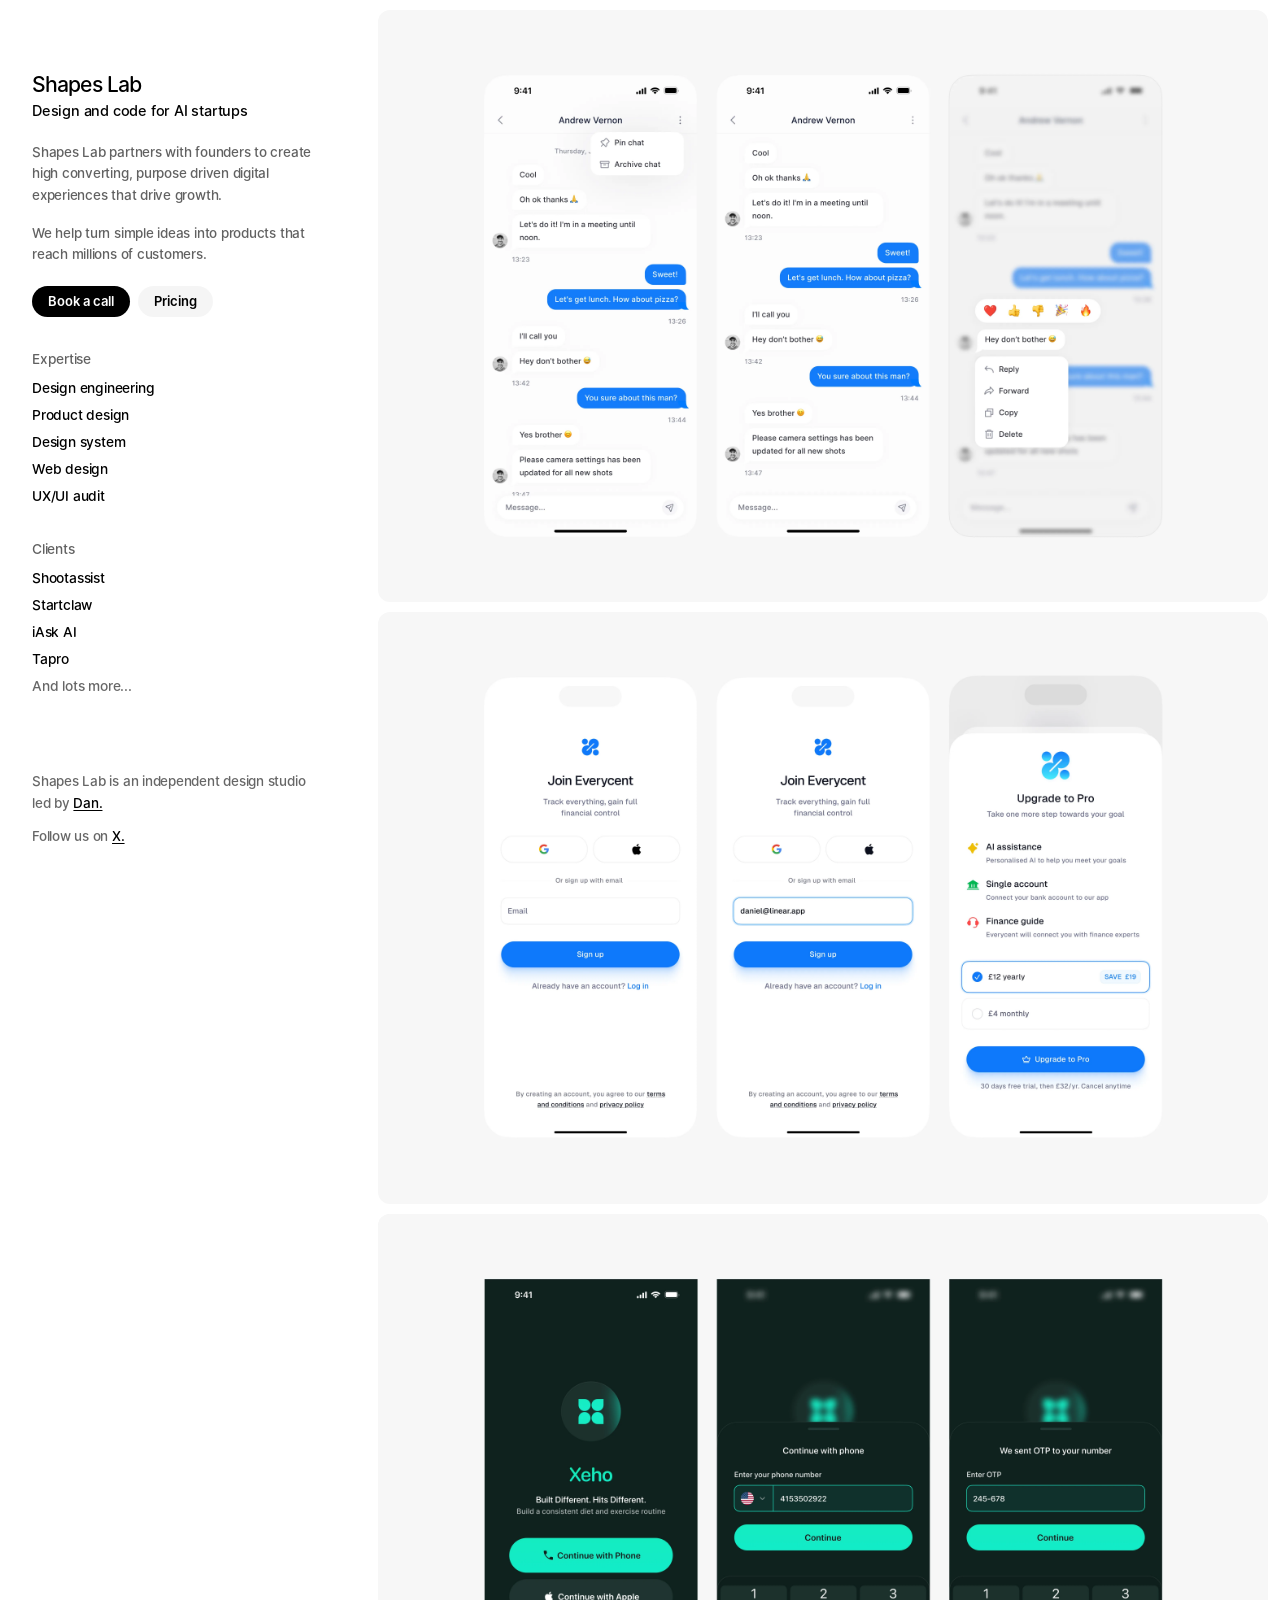
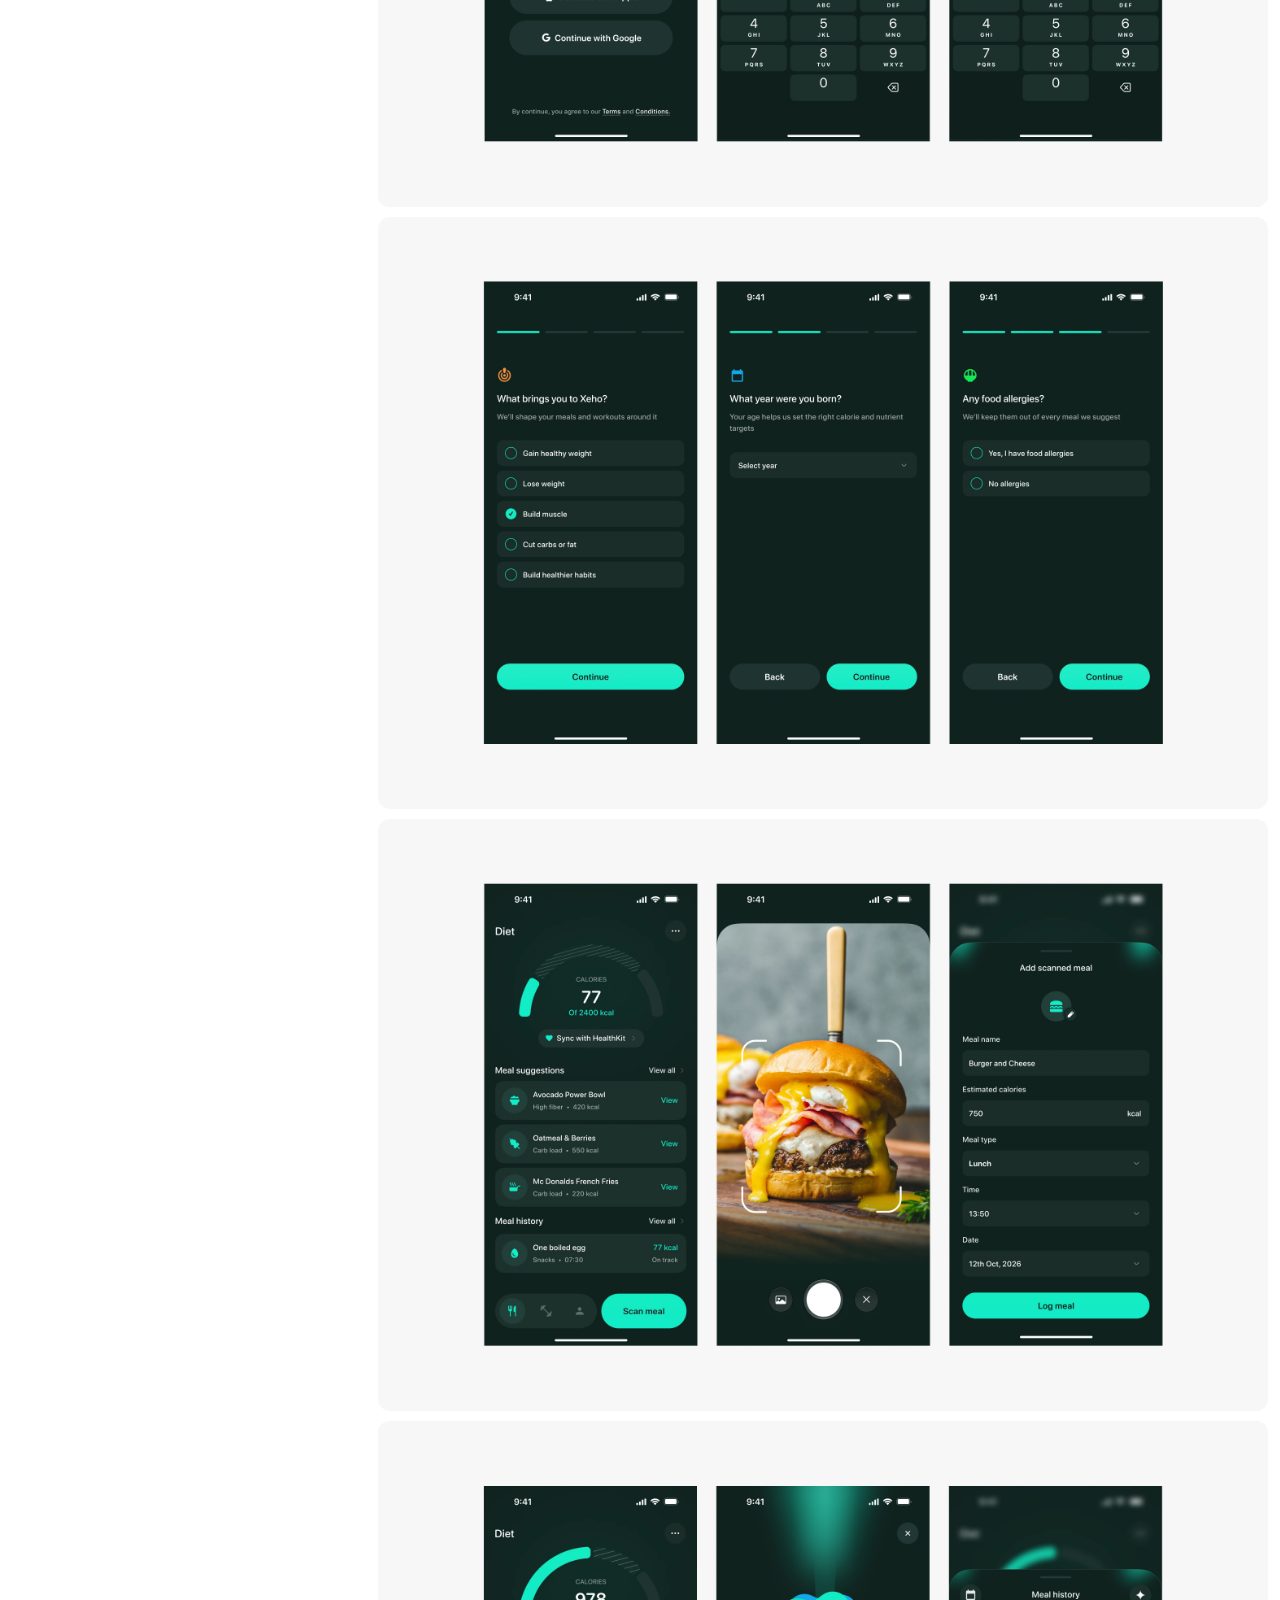
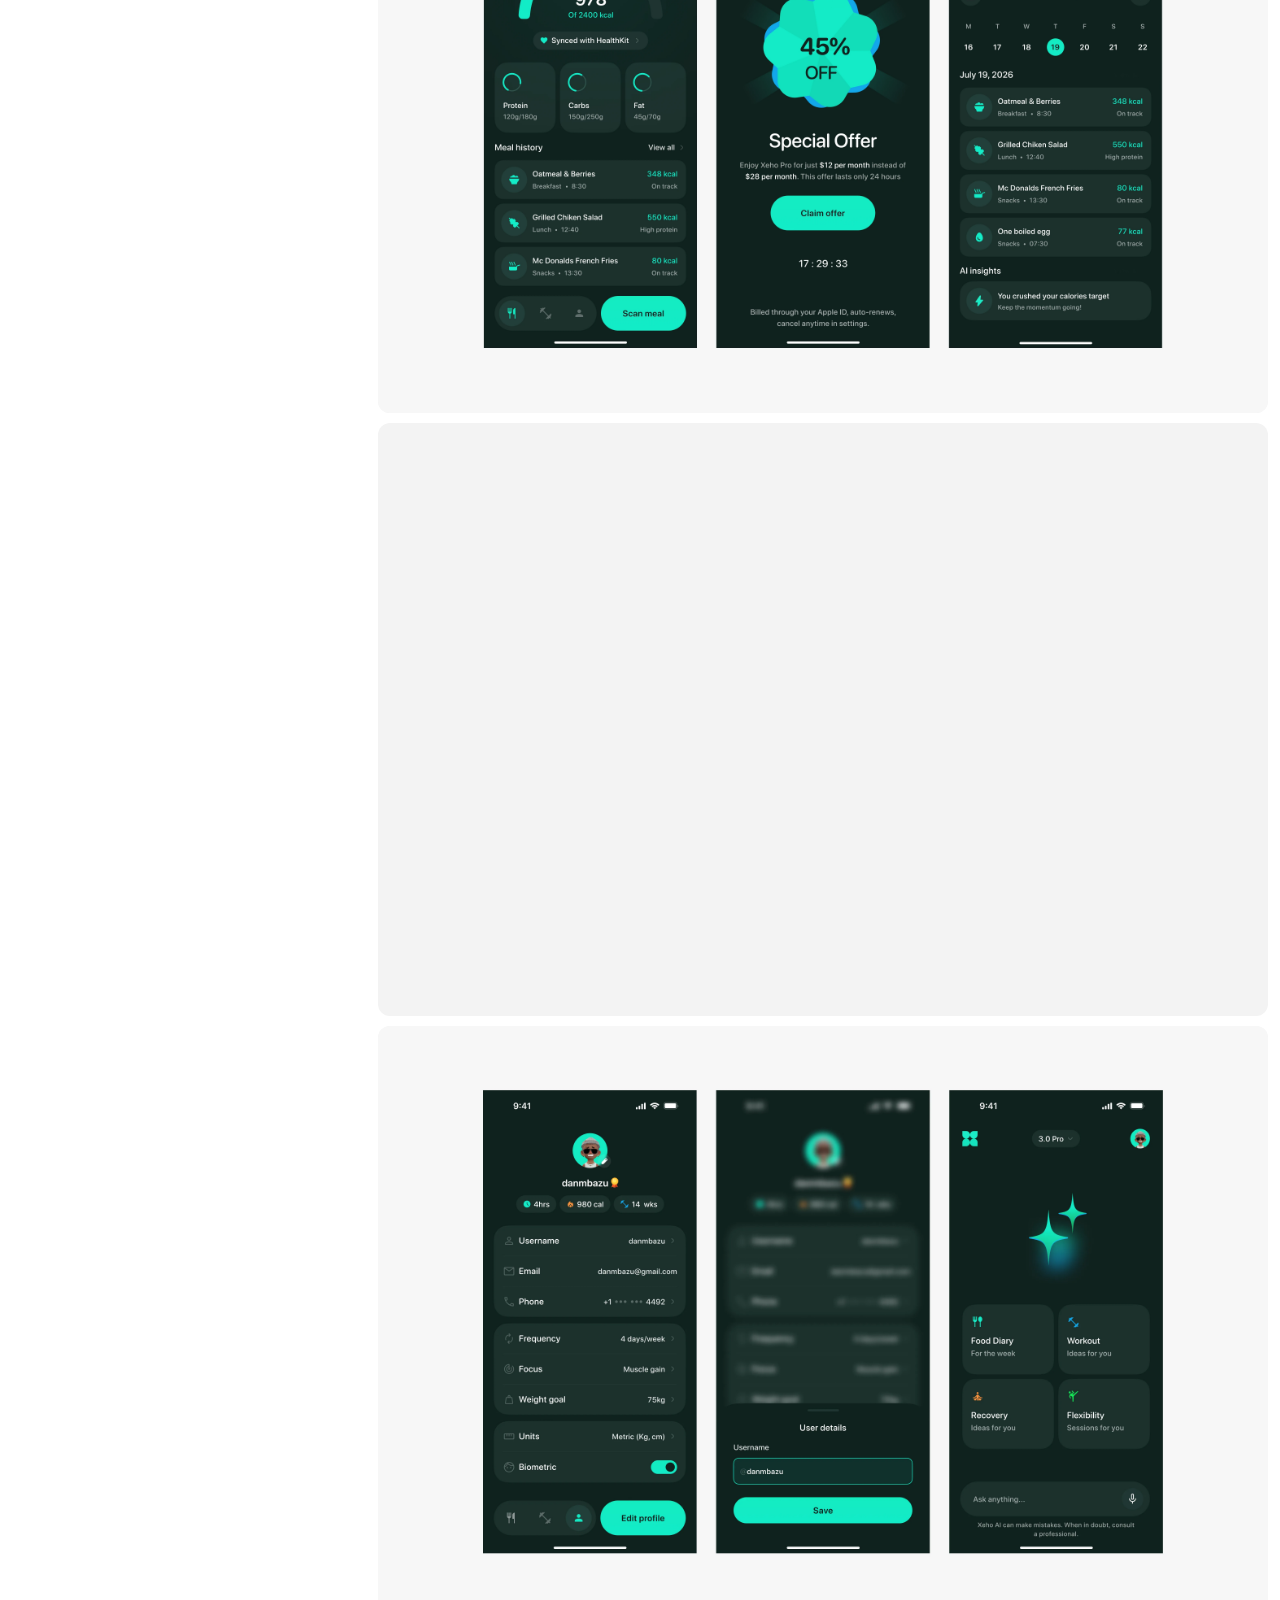
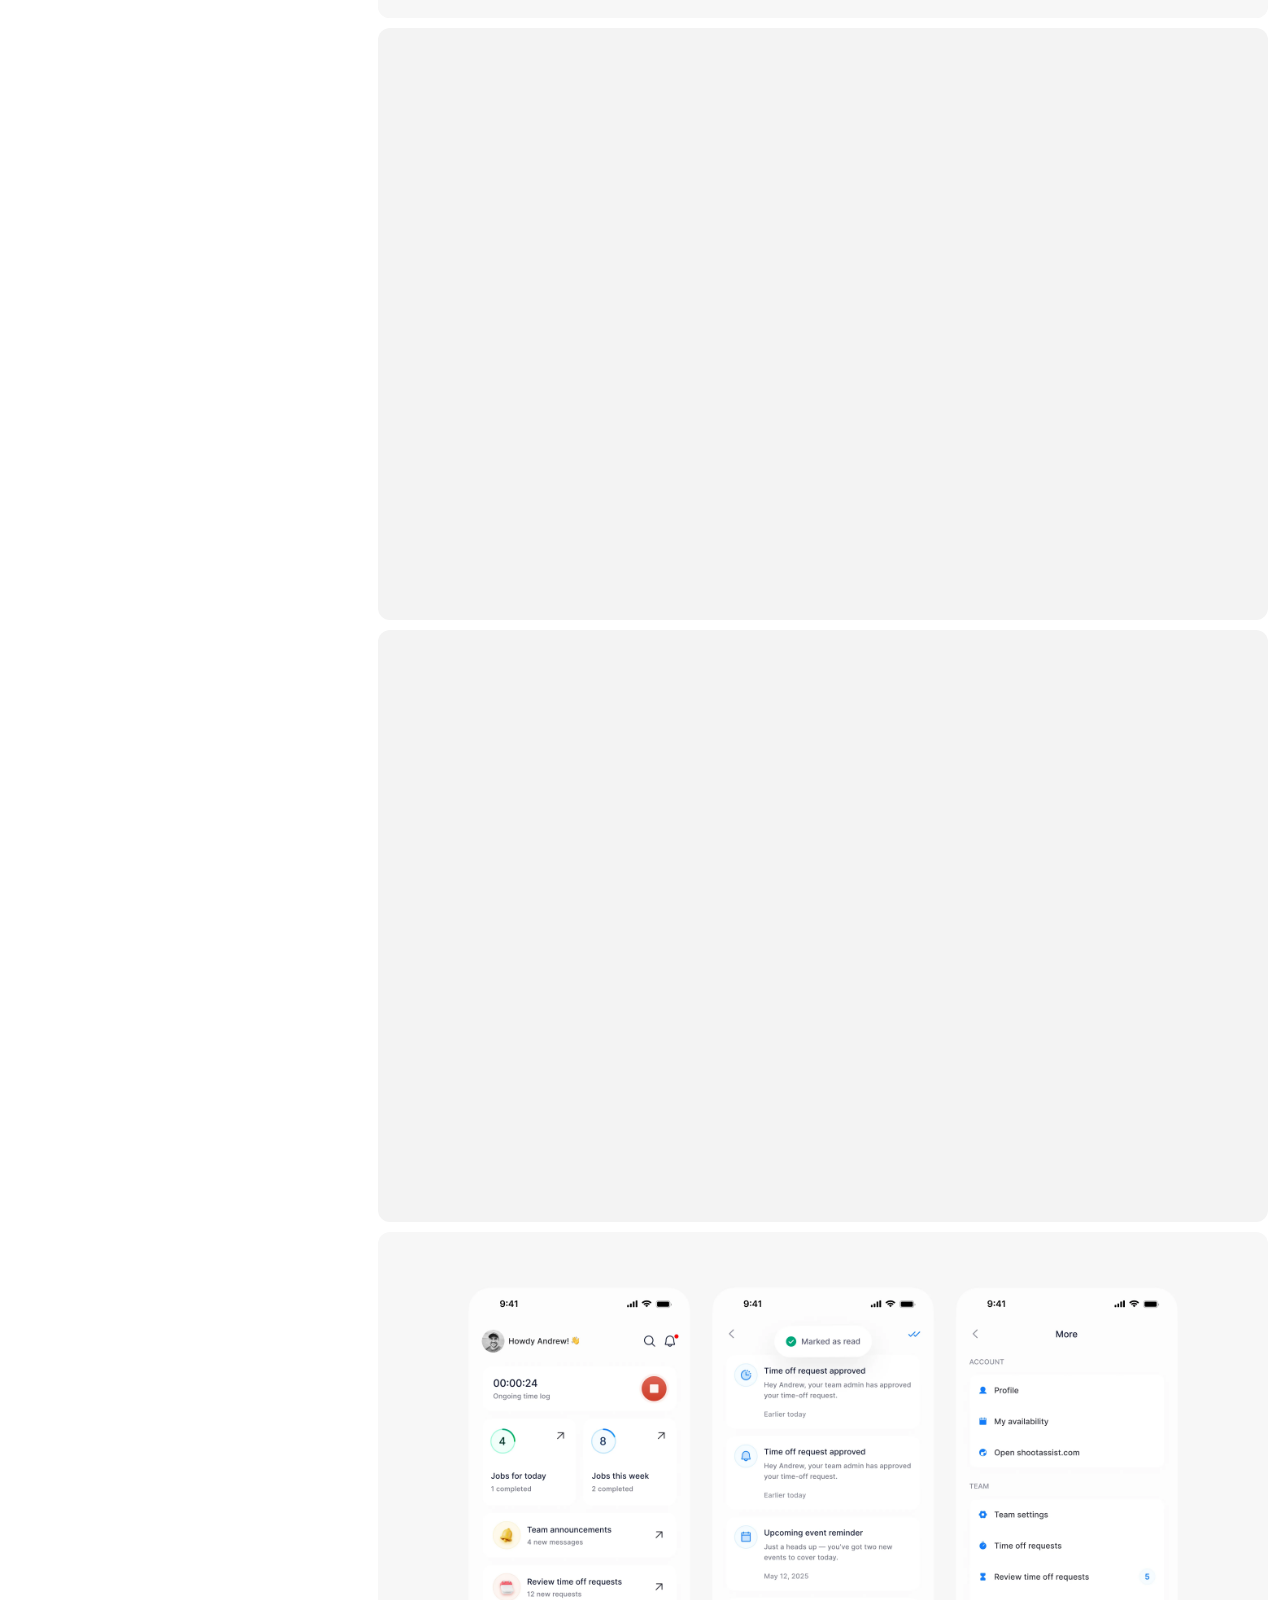
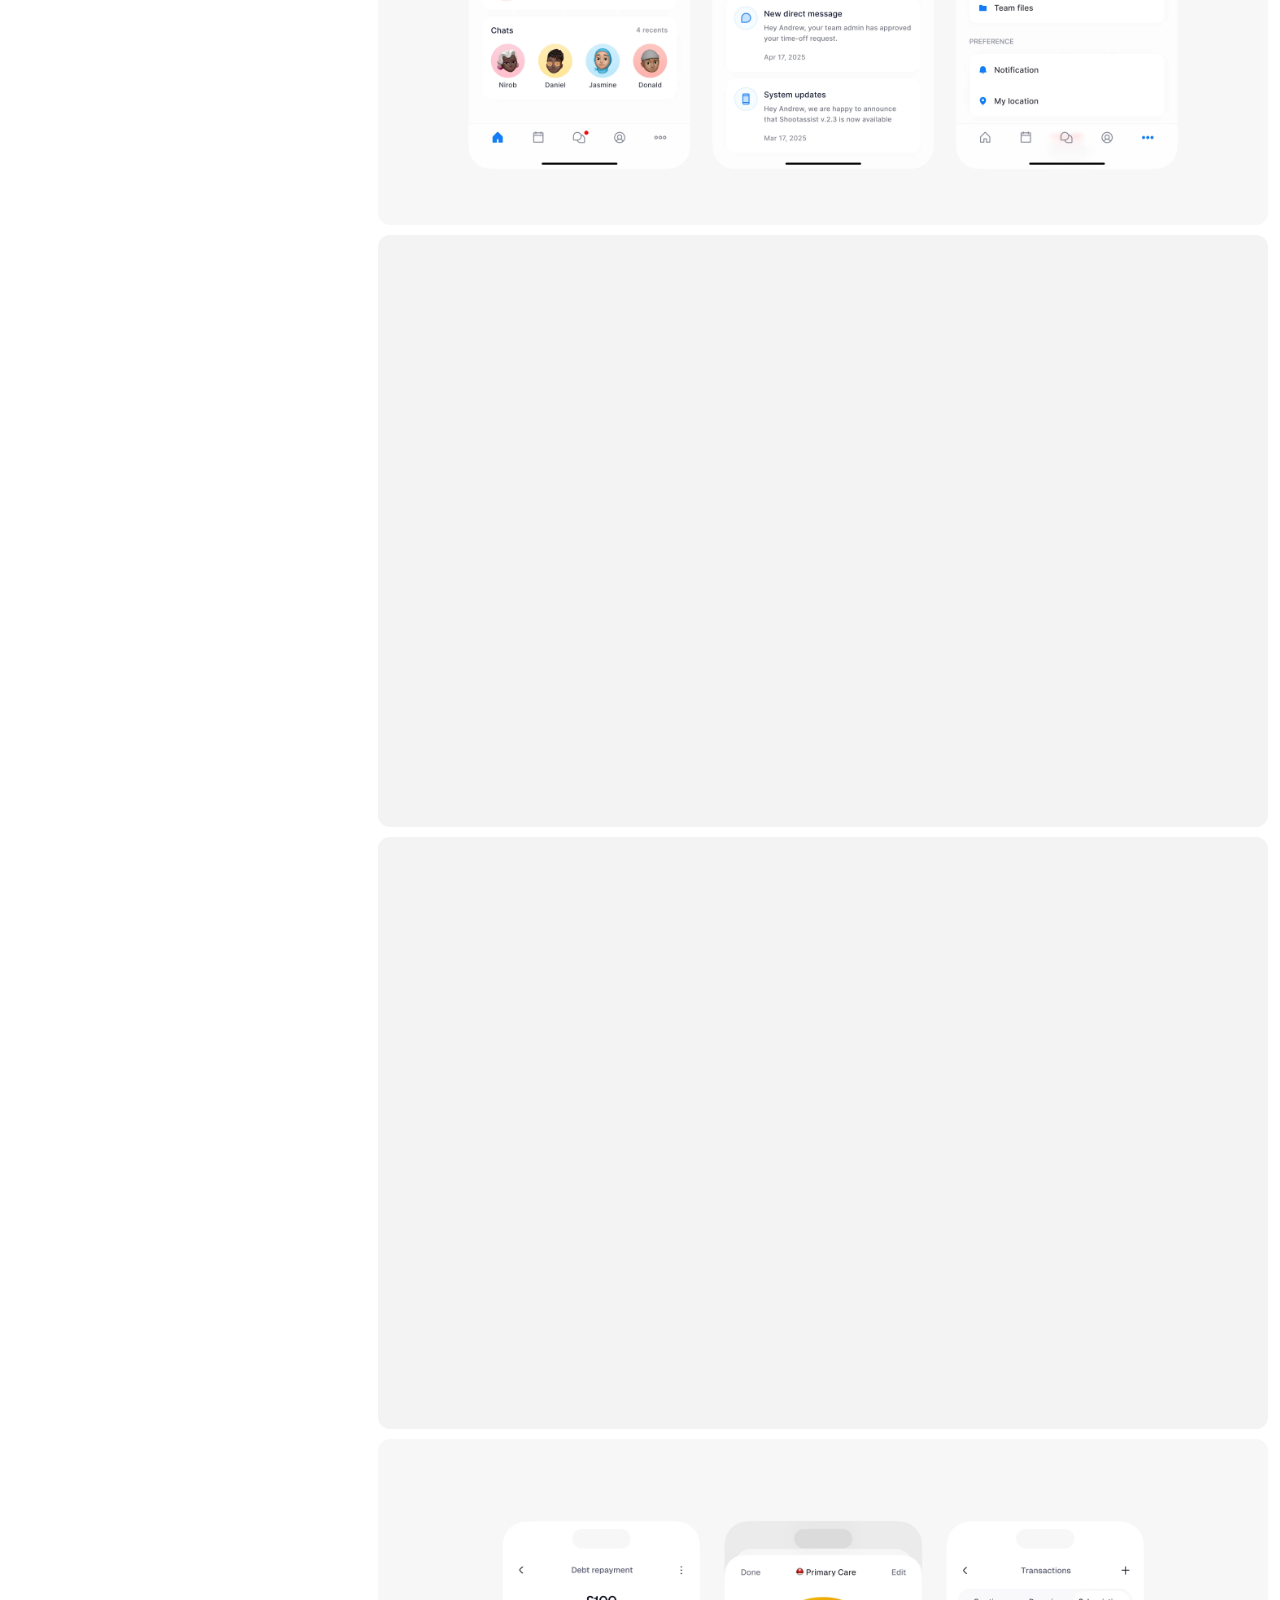
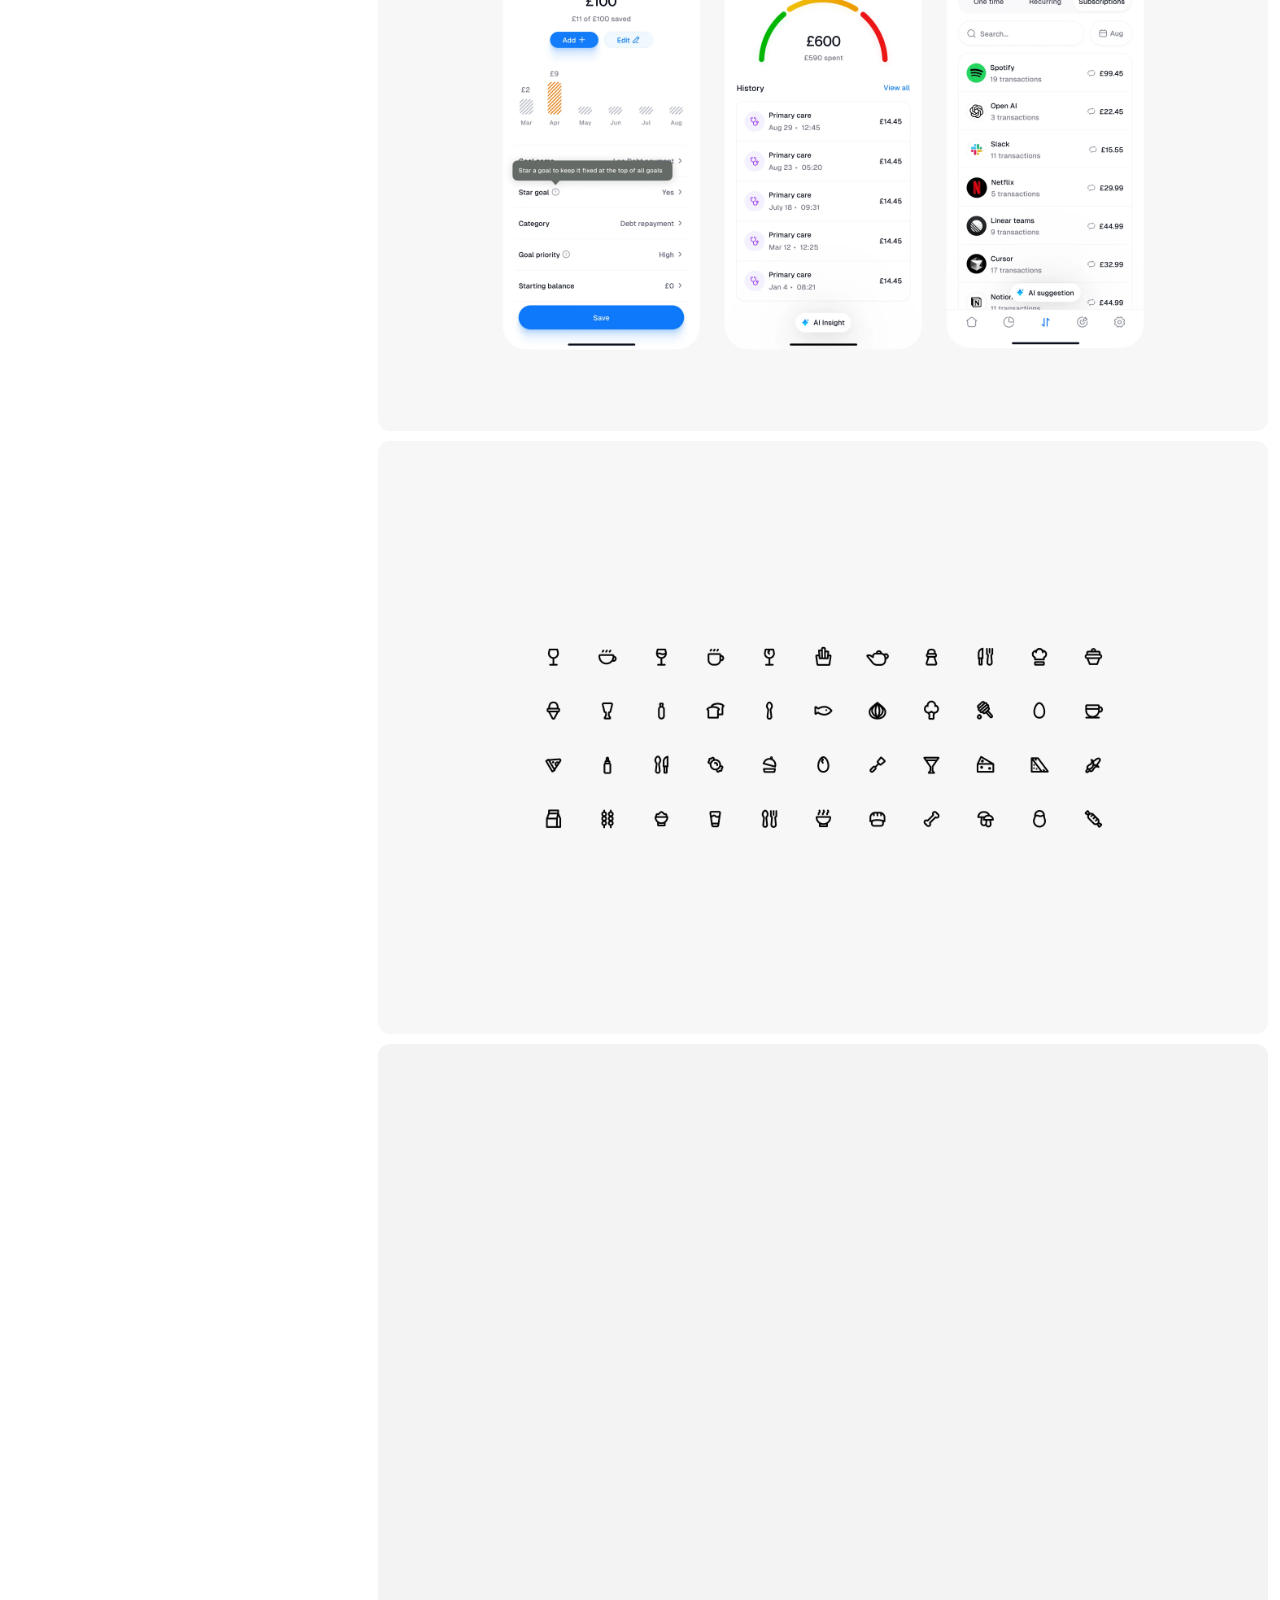
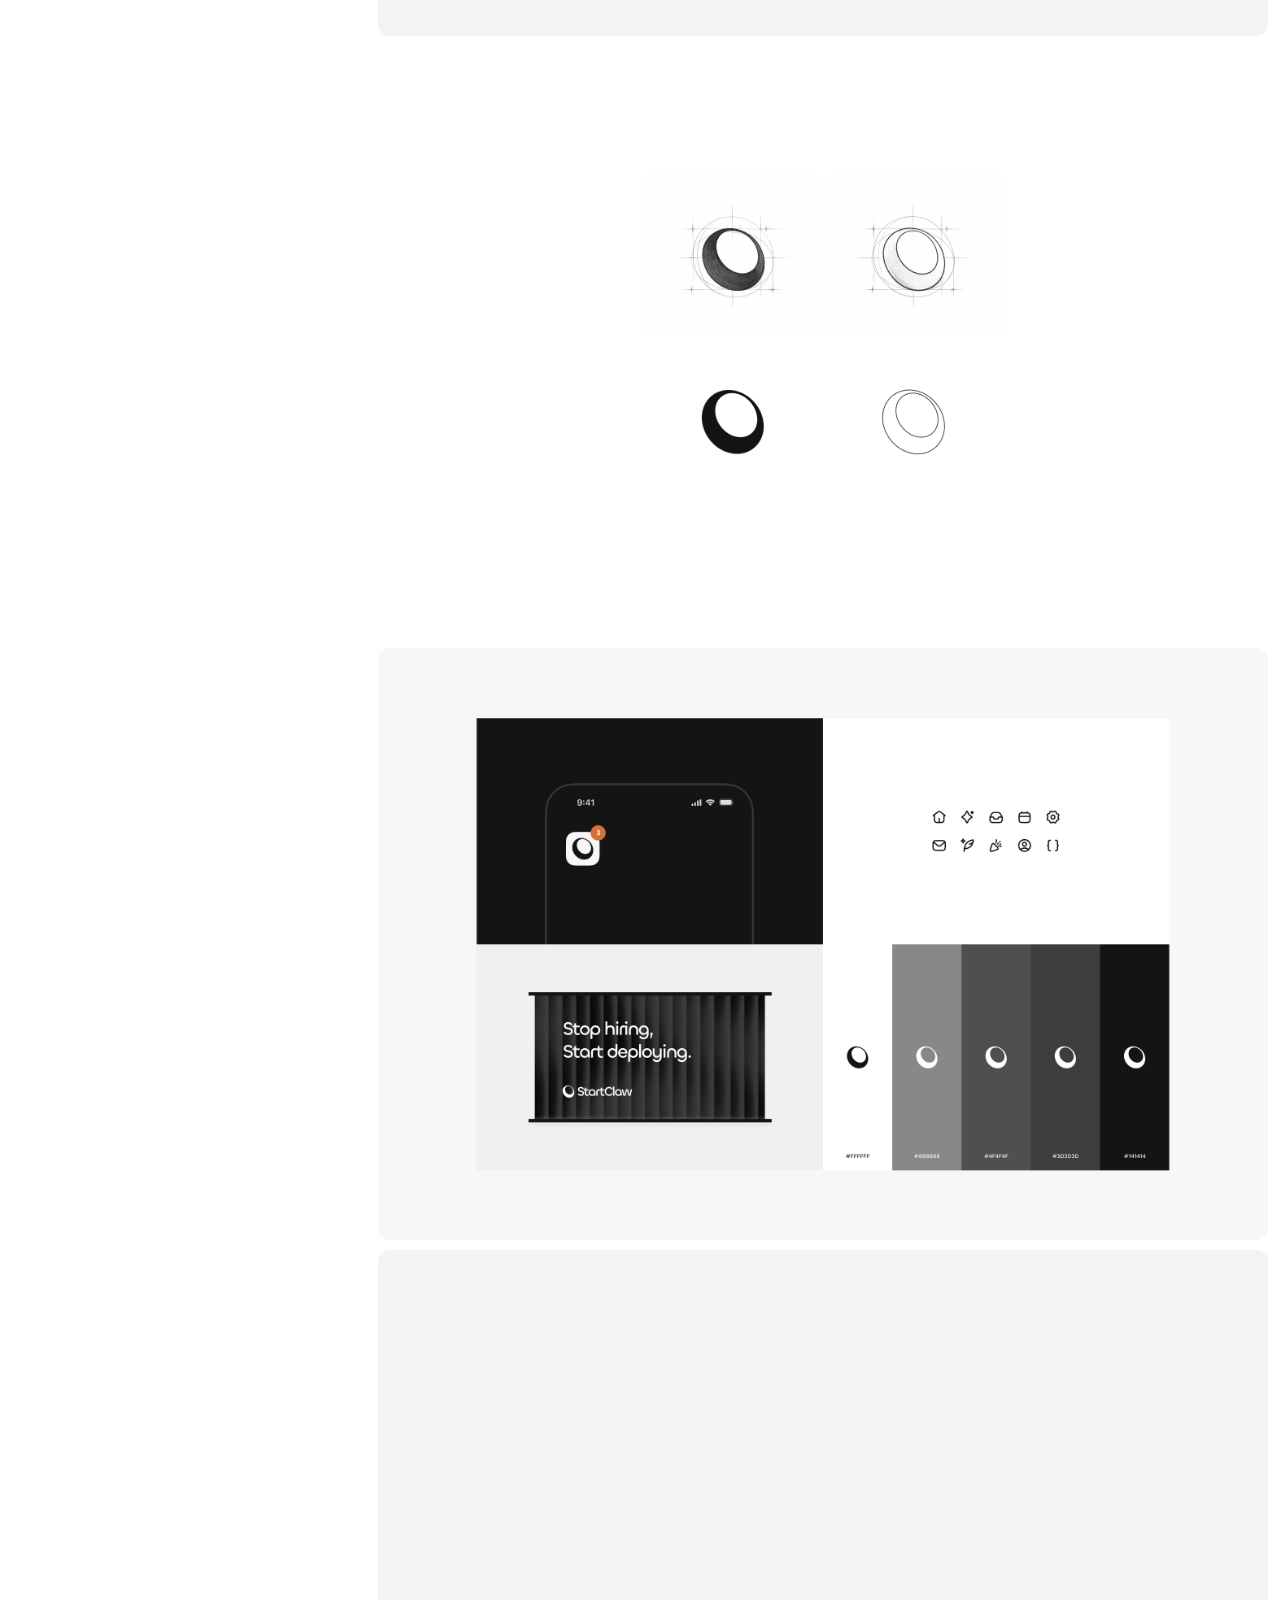
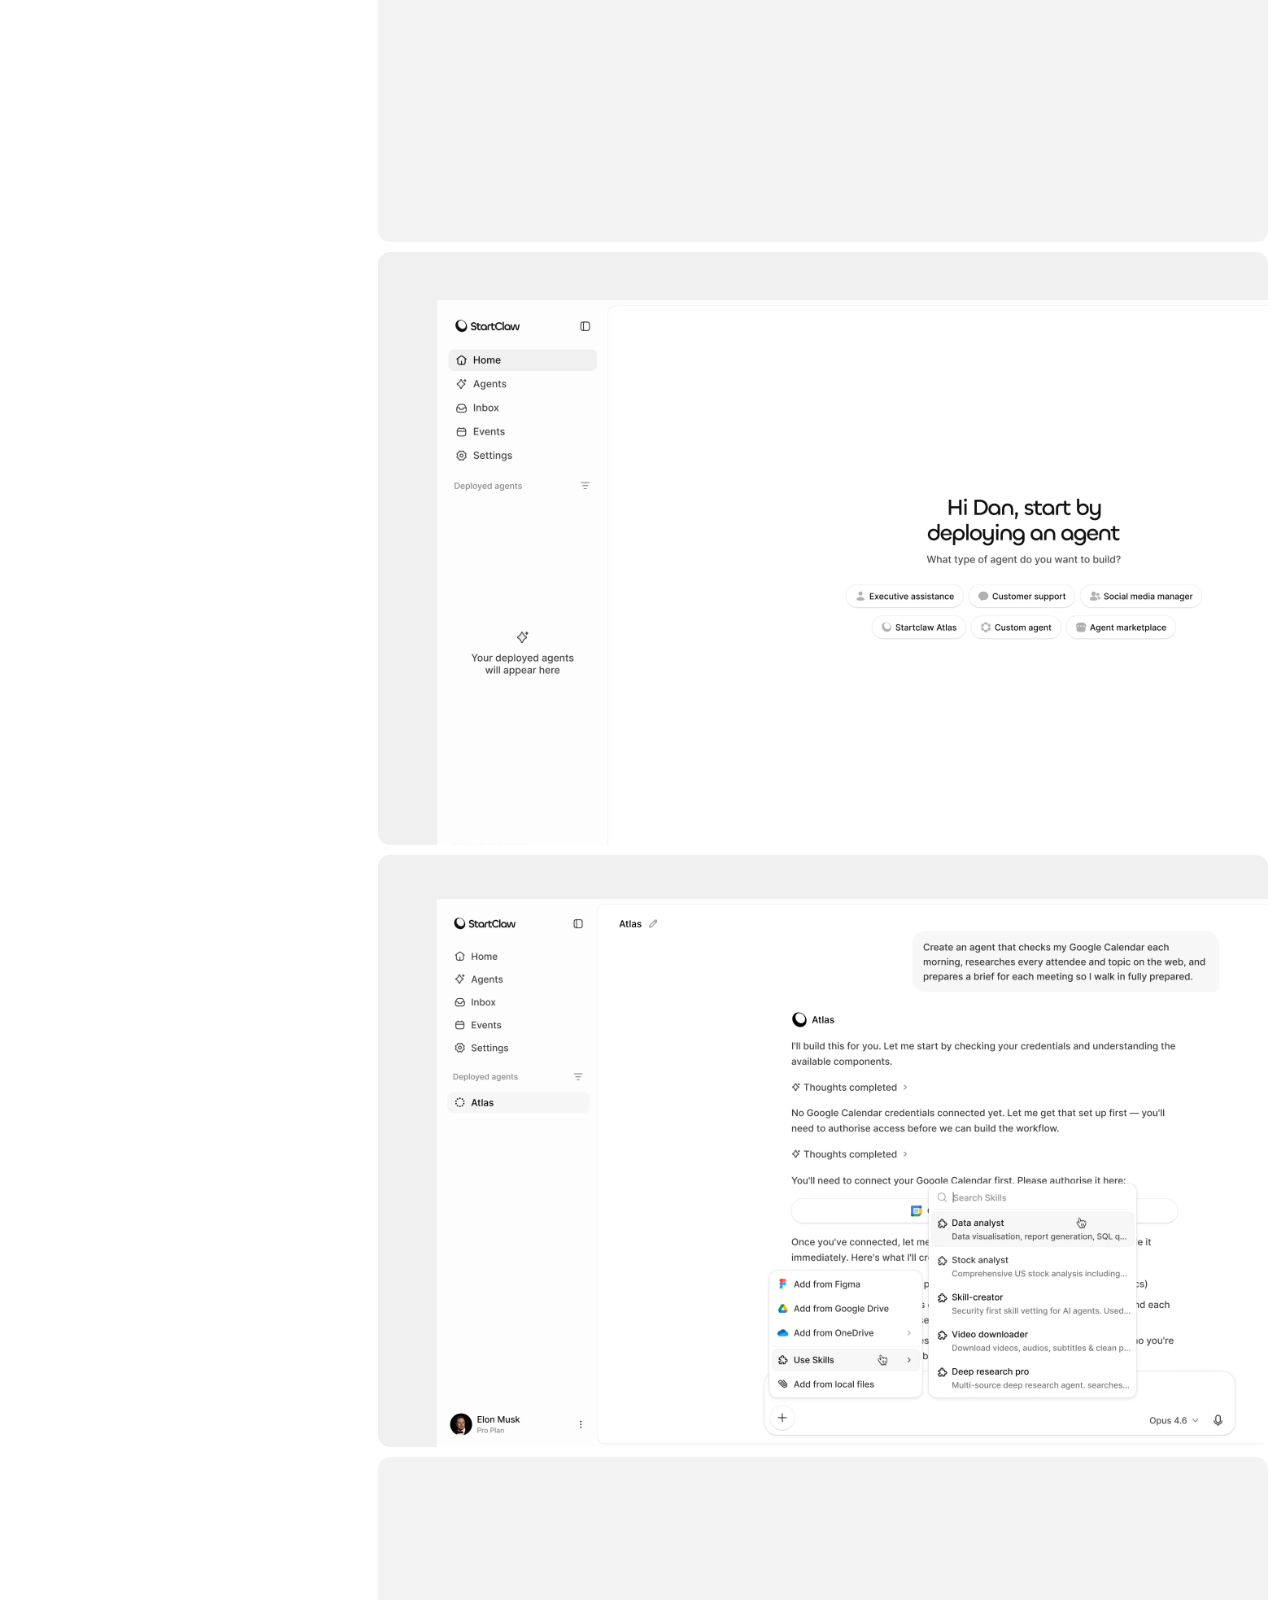
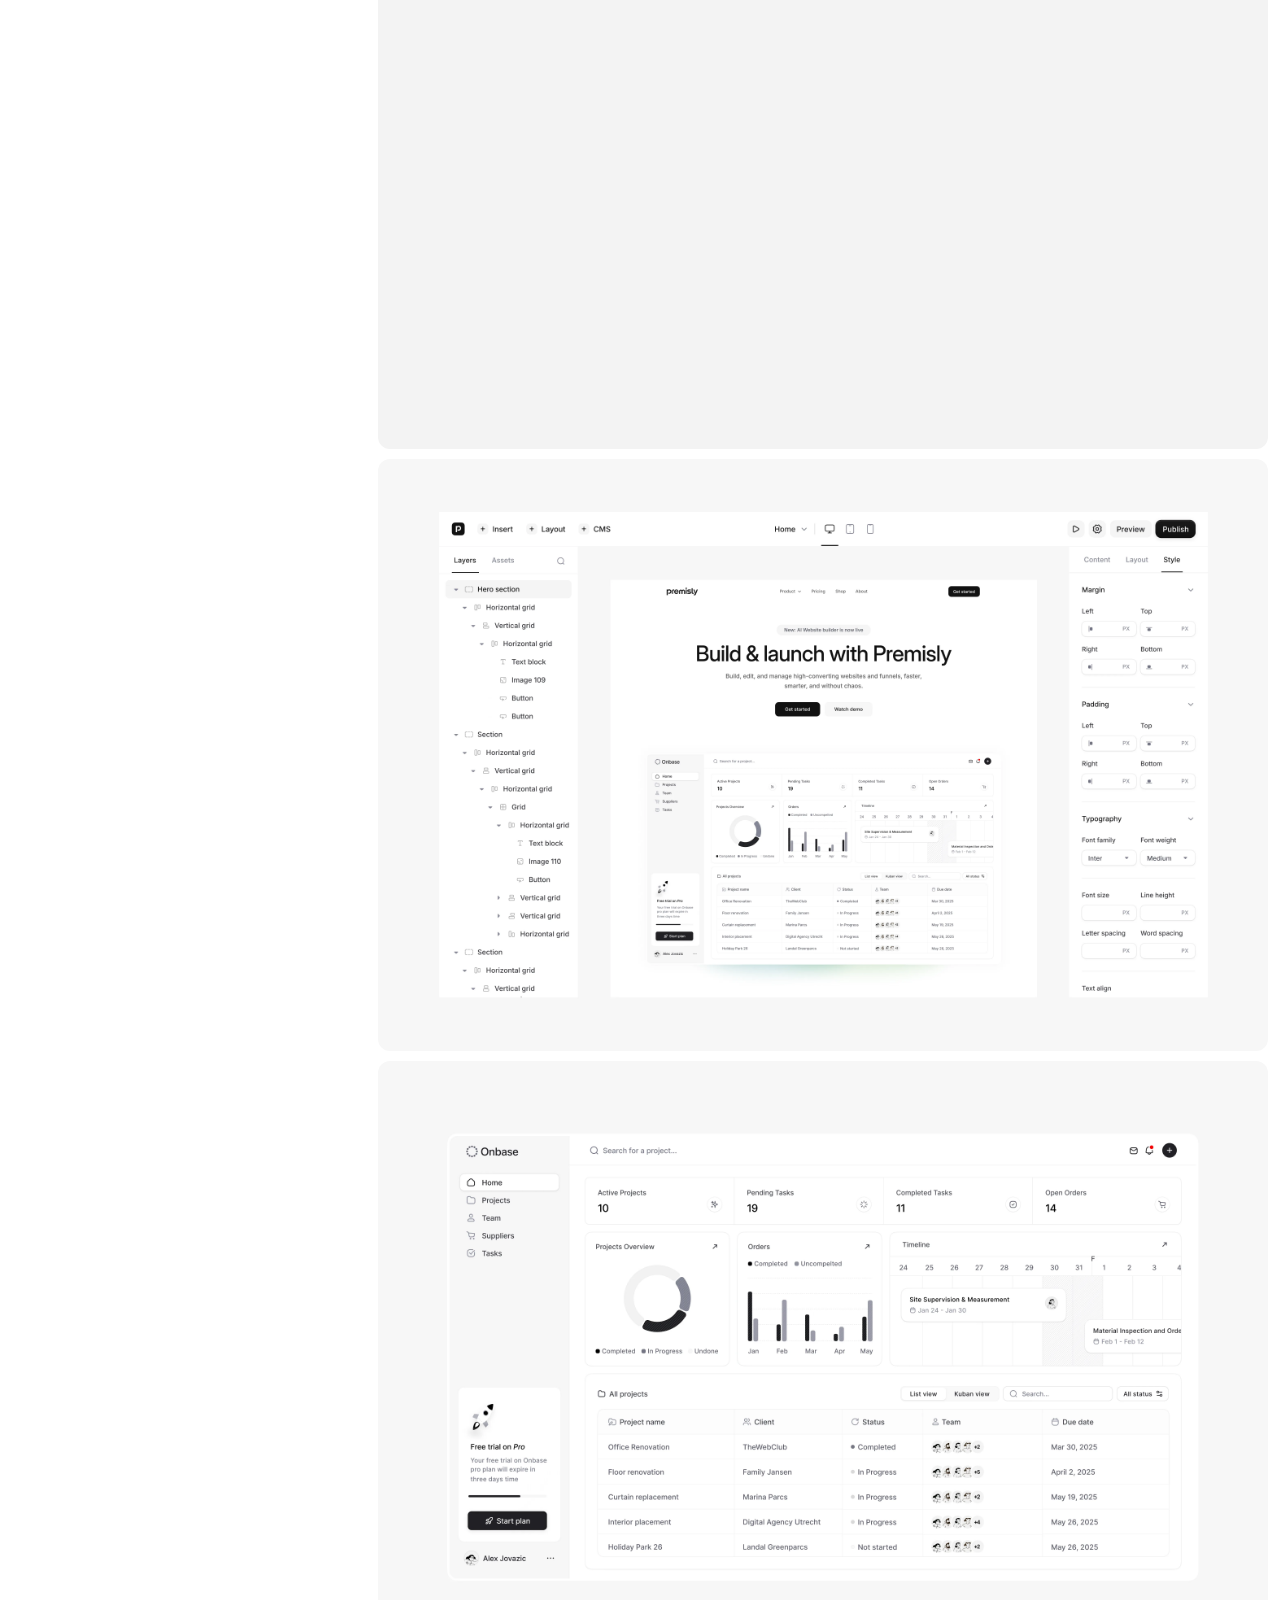
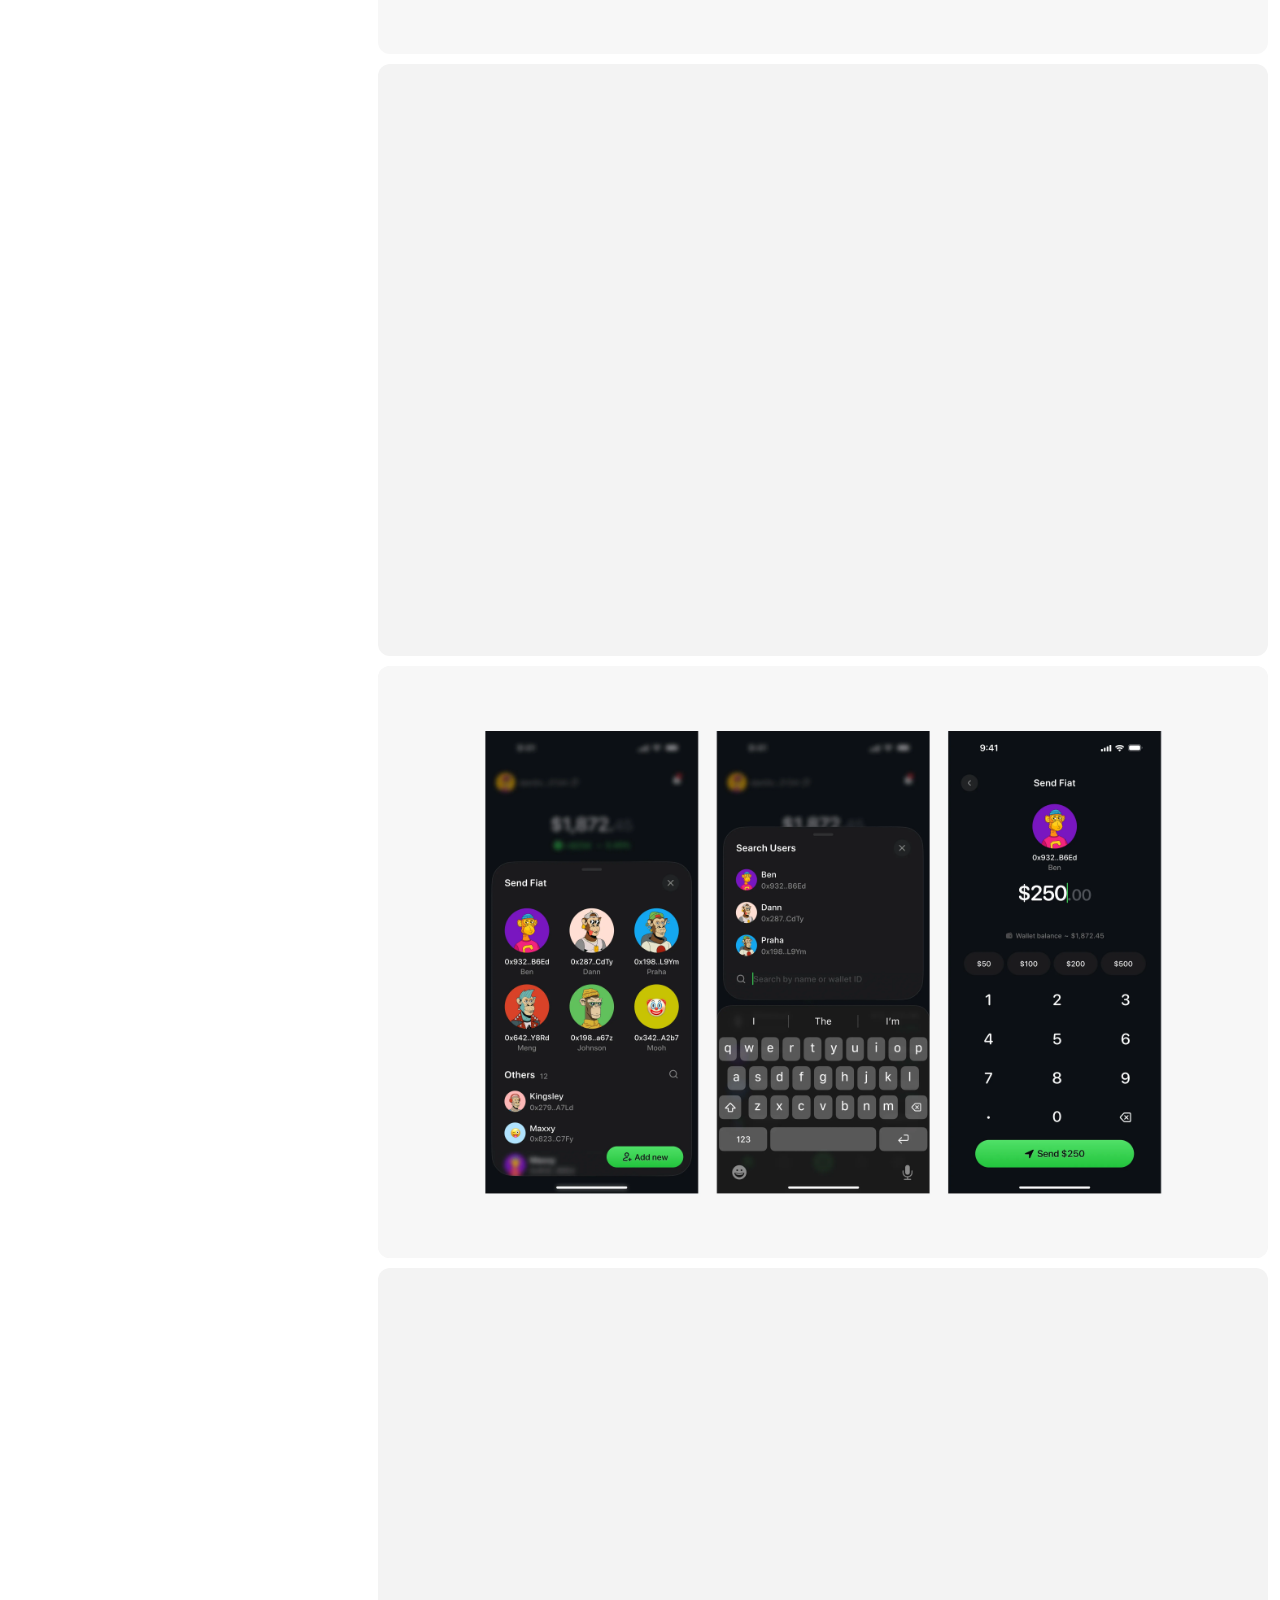
<file: index.html>
<!DOCTYPE html>
<html lang="en">
<head>
  <meta charset="UTF-8">
  <meta name="viewport" content="width=device-width, initial-scale=1.0">
  <title>Shapes Lab — Independent Product Design Studio</title>
  <meta name="description" content="Shapes Lab partners with founders to create high converting, purpose driven digital experiences that drive growth.">

  <!-- Open Graph -->
  <meta property="og:title" content="Shapes Lab — Independent Product Design Studio">
  <meta property="og:description" content="Shapes Lab partners with founders to create high converting, purpose driven digital experiences that drive growth.">
  <meta property="og:image" content="https://shapeslab.design/images/og-image.png">
  <meta property="og:url" content="https://shapeslab.design">
  <meta property="og:type" content="website">

  <!-- Twitter/X Card -->
  <meta name="twitter:card" content="summary_large_image">
  <meta name="twitter:image" content="https://shapeslab.design/images/og-image.png">

  <link rel="icon" href="images/Favicon26.png" type="image/png">
  <link rel="stylesheet" href="styles.css">
  <link rel="stylesheet" href="animations.css">
  <script defer src="https://cdn.vercel-insights.com/v1/script.js"></script>
</head>
<body>
  <div class="page-wrapper">
    <aside class="sidebar">
      <div class="sidebar-content">
        <div class="hero">
          <h1 class="logo-text animate-1">Shapes Lab</h1>
          <h2 class="subtitle animate-2">Design and code for AI startups</h2>
          <p class="description animate-3">
            Shapes Lab partners with founders to create high converting, purpose driven digital experiences that drive growth.
          </p>
          <p class="description animate-4">
            We help turn simple ideas into products that reach millions of customers.
          </p>
          <div class="cta-buttons animate-5">
            <a href="https://cal.com/shapeslab/30min" class="btn btn-primary" target="_blank" rel="noopener">Book a call</a>
            <a href="pricing.html" class="btn btn-secondary">Pricing</a>
          </div>
        </div>

        <div class="section animate-6">
          <h3 class="section-label">Expertise</h3>
          <ul class="tag-list">
            <li>Design engineering</li>
            <li>Product design</li>
            <li>Design system</li>
            <li>Web design</li>
            <li>UX/UI audit</li>
          </ul>
        </div>

        <div class="section animate-7">
          <h3 class="section-label">Clients</h3>
          <ul class="tag-list">
            <li>Shootassist</li>
            <li>Startclaw</li>
            <li>iAsk AI</li>
            <li>Tapro</li>
            <li class="muted">And lots more...</li>
          </ul>
        </div>

        <footer class="footer animate-8">
          <p>Shapes Lab is an independent design studio led by <a href="https://www.mbazu.com/" target="_blank" rel="noopener">Dan.</a></p>
          <p>Follow us on <a href="https://x.com/shapesLabHQ" target="_blank" rel="noopener">X.</a></p>
        </footer>
      </div>
    </aside>

    <main class="portfolio animate-portfolio">
      <div class="portfolio-grid">
        <div class="portfolio-card"><img src="images/placeholder.webp" alt="Messaging app chat screens with a conversation, pinned chat menu and message reactions" loading="eager" fetchpriority="high" decoding="async"></div>
        <div class="portfolio-card"><img src="images/image a.webp" alt="Everycent finance app sign-up screens and Upgrade to Pro paywall" loading="eager" fetchpriority="high" decoding="async"></div>
        <div class="portfolio-card"><img src="images/image ff.webp" alt="Xeho fitness app sign-in screens with phone number and OTP verification" loading="eager" decoding="async"></div>
        <div class="portfolio-card"><img src="images/image gg.webp" alt="Xeho onboarding screens asking about goals, birth year and food allergies" loading="eager" decoding="async"></div>
        <div class="portfolio-card"><img src="images/image hh.webp" alt="Xeho meal scanning flow: diet dashboard, food camera and add scanned meal form" loading="eager" decoding="async"></div>
        <div class="portfolio-card"><img src="images/image ii.webp" alt="Xeho diet dashboard with calorie tracking, special offer paywall and meal history" loading="eager" decoding="async"></div>
        <div class="portfolio-card"><img src="images/image c.webp" alt="Xeho workout screens: workouts overview, warm-up video and AI workout generator" loading="eager" decoding="async"></div>
        <div class="portfolio-card"><img src="images/image d.webp" alt="Xeho profile settings, edit username and AI assistant home screens" loading="lazy" decoding="async"></div>
        <div class="portfolio-card"><img src="images/image e.webp" alt="Xeho AI assistant chat with workout ideas, chat history sidebar and text selection" loading="lazy" decoding="async"></div>
        <div class="portfolio-card"><img src="images/image f.webp" alt="Messaging app group thread screens with member list and message actions" loading="lazy" decoding="async"></div>
        <div class="portfolio-card"><img src="images/image g.webp" alt="Shootassist team app screens: home with job timer, notifications and settings menu" loading="lazy" decoding="async"></div>
        <div class="portfolio-card"><img src="images/image h.webp" alt="Everycent spending overview, food category transactions and budget editing screens" loading="lazy" decoding="async"></div>
        <div class="portfolio-card"><img src="images/image i.webp" alt="Everycent empty overview, transactions to review and coffee overspend alert" loading="lazy" decoding="async"></div>
        <div class="portfolio-card"><img src="images/image j.webp" alt="Everycent debt repayment goal, primary care spending gauge and subscription list" loading="lazy" decoding="async"></div>
        <div class="portfolio-card"><img src="images/image k.webp" alt="Custom line icon set of food and drink icons" loading="lazy" decoding="async"></div>
        <div class="portfolio-card"><img src="images/image l.webp" alt="Workspace app home with colourful context cards, card detail and view options" loading="lazy" decoding="async"></div>
        <div class="portfolio-card"><img src="images/image m.webp" alt="StartClaw logo construction showing grid lines and filled and outline marks" loading="lazy" decoding="async"></div>
        <div class="portfolio-card"><img src="images/image n.webp" alt="StartClaw brand identity: app icon, “Stop hiring, start deploying” billboard, icons and colour palette" loading="lazy" decoding="async"></div>
        <div class="portfolio-card"><img src="images/image o.webp" alt="StartClaw AI agent chat where Atlas plans a Google Calendar briefing workflow" loading="lazy" decoding="async"></div>
        <div class="portfolio-card"><img src="images/image p.webp" alt="StartClaw home screen prompting the user to deploy their first AI agent" loading="lazy" decoding="async"></div>
        <div class="portfolio-card"><img src="images/image q.webp" alt="StartClaw agent chat with attachment menu and skills picker" loading="lazy" decoding="async"></div>
        <div class="portfolio-card"><img src="images/image r.webp" alt="StartClaw agent chat with AI model picker and extended reasoning toggle" loading="lazy" decoding="async"></div>
        <div class="portfolio-card"><img src="images/image s.webp" alt="Premisly website builder editor with layers panel, page canvas and style controls" loading="lazy" decoding="async"></div>
        <div class="portfolio-card"><img src="images/image t.webp" alt="Onbase project management dashboard with stats, orders chart, timeline and project table" loading="lazy" decoding="async"></div>
        <div class="portfolio-card"><img src="images/image u.webp" alt="Crypto wallet app home with token balances, send funds sheet and edit account screen" loading="lazy" decoding="async"></div>
        <div class="portfolio-card"><img src="images/image v.webp" alt="Crypto wallet send flow: choose recipient, search users and enter amount" loading="lazy" decoding="async"></div>
        <div class="portfolio-card"><img src="images/image w.webp" alt="Crypto wallet token swap screens with keypad and slippage settings" loading="lazy" decoding="async"></div>
        <div class="portfolio-card"><img src="images/image x.webp" alt="Crypto wallet receive flow with token list, search and Bitcoin QR code" loading="lazy" decoding="async"></div>
        <div class="portfolio-card"><img src="images/image-1.webp" alt="Crypto wallet avatar editor with collectibles picker and background colours" loading="lazy" decoding="async"></div>
        <div class="portfolio-card"><img src="images/image-2.webp" alt="Crypto wallet emoji avatar picker, background colours and edit account screen" loading="lazy" decoding="async"></div>
        <div class="portfolio-card"><img src="images/image y.webp" alt="Rachio smart irrigation app onboarding screens with plant illustrations" loading="lazy" decoding="async"></div>
        <div class="portfolio-card"><img src="images/image z.webp" alt="Premisly wordmark logo" loading="lazy" decoding="async"></div>
        <div class="portfolio-card"><img src="images/image aa.webp" alt="Shootassist web dashboard client list with filters and bulk actions" loading="lazy" decoding="async"></div>
        <div class="portfolio-card"><img src="images/image bb.webp" alt="Premisly site admin general settings with company details and working hours" loading="lazy" decoding="async"></div>
        <div class="portfolio-card"><img src="images/image cc.webp" alt="Email marketing eBook landing page and sign-up flow" loading="lazy" decoding="async"></div>
        <div class="portfolio-card"><img src="images/image dd.webp" alt="Premisly site admin homepage content editor with feature and hero fields" loading="lazy" decoding="async"></div>
        <div class="portfolio-card"><img src="images/image ee.webp" alt="Blue folder app icon in two variations" loading="lazy" decoding="async"></div>
      </div>
    </main>
  </div>
</body>
</html>
</file>
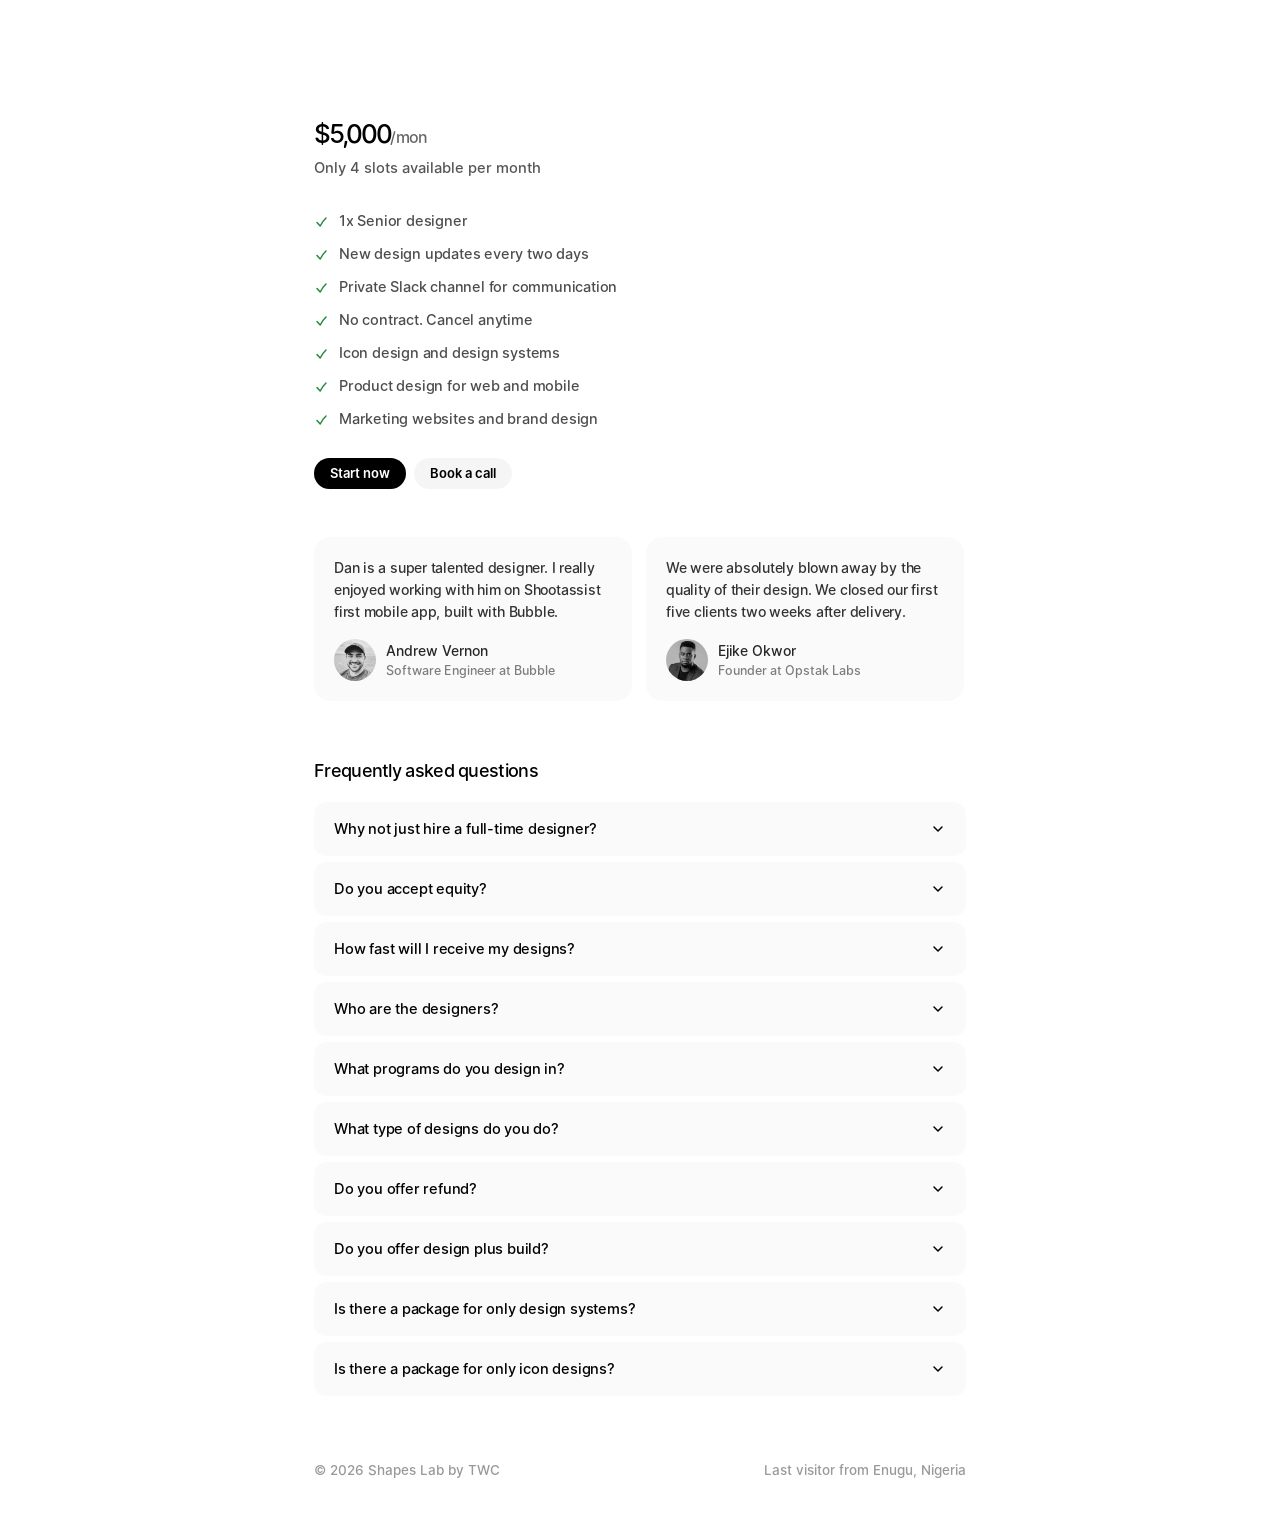
<file: pricing.html>
<!DOCTYPE html>
<html lang="en">
<head>
  <meta charset="UTF-8">
  <meta name="viewport" content="width=device-width, initial-scale=1.0">
  <title>Pricing — Shapes Lab</title>
  <meta name="description" content="Simple, transparent pricing. One senior designer, new updates every two days, no contract. Starting at $3,995/month.">

  <!-- Open Graph -->
  <meta property="og:title" content="Pricing — Shapes Lab">
  <meta property="og:description" content="Simple, transparent pricing. One senior designer, new updates every two days, no contract. Starting at $3,995/month.">
  <meta property="og:image" content="https://shapeslab.design/images/og-image.png">
  <meta property="og:url" content="https://shapeslab.design/pricing.html">
  <meta property="og:type" content="website">

  <!-- Twitter/X Card -->
  <meta name="twitter:card" content="summary_large_image">
  <meta name="twitter:image" content="https://shapeslab.design/images/og-image.png">

  <link rel="icon" href="images/Favicon26.png" type="image/png">
  <link rel="stylesheet" href="styles.css">
  <link rel="stylesheet" href="animations.css">
  <script defer src="https://cdn.vercel-insights.com/v1/script.js"></script>
</head>
<body>
  <div class="pricing-page">
    <section class="pricing-hero animate-1">
      <div class="price">$5,000<span class="price-period">/mon</span></div>
      <p class="slots">Only 4 slots available per month</p>
    </section>

    <section class="pricing-features animate-2">
      <ul class="feature-list">
        <li>
          <span class="check-icon"><svg xmlns="http://www.w3.org/2000/svg" width="15" height="15" viewBox="0 0 15 15" fill="none">
  <path d="M3 8.57143L6.21428 12C8.14286 7.71429 12 4 12 4" stroke="#248A3D" stroke-width="1.5" stroke-linecap="round" stroke-linejoin="round"/>
</svg></span>
          1x Senior designer
        </li>
        <li>
          <span class="check-icon"><svg xmlns="http://www.w3.org/2000/svg" width="15" height="15" viewBox="0 0 15 15" fill="none">
  <path d="M3 8.57143L6.21428 12C8.14286 7.71429 12 4 12 4" stroke="#248A3D" stroke-width="1.5" stroke-linecap="round" stroke-linejoin="round"/>
</svg></span>
          New design updates every two days
        </li>
        <li>
          <span class="check-icon"><svg xmlns="http://www.w3.org/2000/svg" width="15" height="15" viewBox="0 0 15 15" fill="none">
  <path d="M3 8.57143L6.21428 12C8.14286 7.71429 12 4 12 4" stroke="#248A3D" stroke-width="1.5" stroke-linecap="round" stroke-linejoin="round"/>
</svg></span>
          Private Slack channel for communication
        </li>
        <li>
          <span class="check-icon"><svg xmlns="http://www.w3.org/2000/svg" width="15" height="15" viewBox="0 0 15 15" fill="none">
  <path d="M3 8.57143L6.21428 12C8.14286 7.71429 12 4 12 4" stroke="#248A3D" stroke-width="1.5" stroke-linecap="round" stroke-linejoin="round"/>
</svg></span>
          No contract. Cancel anytime
        </li>
        <li>
          <span class="check-icon"><svg xmlns="http://www.w3.org/2000/svg" width="15" height="15" viewBox="0 0 15 15" fill="none">
  <path d="M3 8.57143L6.21428 12C8.14286 7.71429 12 4 12 4" stroke="#248A3D" stroke-width="1.5" stroke-linecap="round" stroke-linejoin="round"/>
</svg></span>
          Icon design and design systems
        </li>
        <li>
          <span class="check-icon"><svg xmlns="http://www.w3.org/2000/svg" width="15" height="15" viewBox="0 0 15 15" fill="none">
  <path d="M3 8.57143L6.21428 12C8.14286 7.71429 12 4 12 4" stroke="#248A3D" stroke-width="1.5" stroke-linecap="round" stroke-linejoin="round"/>
</svg></span>
          Product design for web and mobile
        </li>
        <li>
          <span class="check-icon"><svg xmlns="http://www.w3.org/2000/svg" width="15" height="15" viewBox="0 0 15 15" fill="none">
  <path d="M3 8.57143L6.21428 12C8.14286 7.71429 12 4 12 4" stroke="#248A3D" stroke-width="1.5" stroke-linecap="round" stroke-linejoin="round"/>
</svg></span>
          Marketing websites and brand design
        </li>
      </ul>
    </section>

    <div class="cta-buttons pricing-ctas animate-3">
      <a href="https://cal.com/shapeslab/30min" class="btn btn-primary" target="_blank" rel="noopener">Start now</a>
      <a href="https://cal.com/shapeslab/30min" class="btn btn-secondary" target="_blank" rel="noopener">Book a call</a>
    </div>

    <section class="testimonials">
      <div class="testimonial animate-4">
        <blockquote>
          Dan is a super talented designer. I really enjoyed working with him on Shootassist first mobile app, built with Bubble.
        </blockquote>
        <div class="testimonial-author">
          <img src="images/andrew.png" alt="Andrew Vernon" class="avatar">
          <div class="author-info">
            <span class="author-name">Andrew Vernon</span>
            <span class="author-role">Software Engineer at Bubble</span>
          </div>
        </div>
      </div>
      <div class="testimonial animate-5">
        <blockquote>
          We were absolutely blown away by the quality of their design. We closed our first five clients two weeks after delivery.        </blockquote>
        <div class="testimonial-author">
          <img src="images/ejyke.png" alt="Ejike Okwor" class="avatar">
          <div class="author-info">
            <span class="author-name">Ejike Okwor</span>
            <span class="author-role">Founder at Opstak Labs</span>
          </div>
        </div>
      </div>
    </section>

    <section class="faq">
      <h2 class="faq-title animate-6">Frequently asked questions</h2>

      <div class="faq-item animate-7">
        <button class="faq-question" aria-expanded="false">
          <span>Why not just hire a full-time designer?</span>
          <svg class="faq-icon" width="16" height="16" viewBox="0 0 16 16" fill="none"><path d="M4 6l4 4 4-4" stroke="currentColor" stroke-width="1.5" stroke-linecap="round" stroke-linejoin="round"/></svg>
        </button>
        <div class="faq-answer">
          <p>Hiring a full-time senior designer can cost upwards of $150,000+ per year, plus benefits. With our subscription, you get the same caliber of work at a fraction of the cost, with the flexibility to cancel anytime.</p>
        </div>
      </div>

      <div class="faq-item animate-8">
        <button class="faq-question" aria-expanded="false">
          <span>Do you accept equity?</span>
          <svg class="faq-icon" width="16" height="16" viewBox="0 0 16 16" fill="none"><path d="M4 6l4 4 4-4" stroke="currentColor" stroke-width="1.5" stroke-linecap="round" stroke-linejoin="round"/></svg>
        </button>
        <div class="faq-answer">
          <p>No. We do not accept equity at this time.</p>
        </div>
      </div>

      <div class="faq-item animate-9">
        <button class="faq-question" aria-expanded="false">
          <span>How fast will I receive my designs?</span>
          <svg class="faq-icon" width="16" height="16" viewBox="0 0 16 16" fill="none"><path d="M4 6l4 4 4-4" stroke="currentColor" stroke-width="1.5" stroke-linecap="round" stroke-linejoin="round"/></svg>
        </button>
        <div class="faq-answer">
          <p>On average, most requests are completed within two days. More complex requests may take longer, but we'll always keep you updated on progress through your private Slack channel.</p>
        </div>
      </div>

      <div class="faq-item animate-10">
        <button class="faq-question" aria-expanded="false">
          <span>Who are the designers?</span>
          <svg class="faq-icon" width="16" height="16" viewBox="0 0 16 16" fill="none"><path d="M4 6l4 4 4-4" stroke="currentColor" stroke-width="1.5" stroke-linecap="round" stroke-linejoin="round"/></svg>
        </button>
        <div class="faq-answer">
          <p>Shapes Lab is led by Dan, a senior product designer with 6+ years of experience working with startups and founders to build products that scale.</p>
        </div>
      </div>

      <div class="faq-item animate-11">
        <button class="faq-question" aria-expanded="false">
          <span>What programs do you design in?</span>
          <svg class="faq-icon" width="16" height="16" viewBox="0 0 16 16" fill="none"><path d="M4 6l4 4 4-4" stroke="currentColor" stroke-width="1.5" stroke-linecap="round" stroke-linejoin="round"/></svg>
        </button>
        <div class="faq-answer">
          <p>Most of our designs are created and presented in Figma. However, we are not tied to any specific software. What matters most is the final design.</p>
        </div>
      </div>

      <div class="faq-item animate-12">
        <button class="faq-question" aria-expanded="false">
          <span>What type of designs do you do?</span>
          <svg class="faq-icon" width="16" height="16" viewBox="0 0 16 16" fill="none"><path d="M4 6l4 4 4-4" stroke="currentColor" stroke-width="1.5" stroke-linecap="round" stroke-linejoin="round"/></svg>
        </button>
        <div class="faq-answer">
          <p>We handle product design for web and mobile, design systems, icon design, marketing websites, and brand design.</p>
        </div>
      </div>

      <div class="faq-item animate-13">
        <button class="faq-question" aria-expanded="false">
          <span>Do you offer refund?</span>
          <svg class="faq-icon" width="16" height="16" viewBox="0 0 16 16" fill="none"><path d="M4 6l4 4 4-4" stroke="currentColor" stroke-width="1.5" stroke-linecap="round" stroke-linejoin="round"/></svg>
        </button>
        <div class="faq-answer">
          <p>Due to the nature of design work, we do not offer refunds. However, you can cancel your subscription at any time with no long-term commitment.</p>
        </div>
      </div>

      <div class="faq-item animate-14">
        <button class="faq-question" aria-expanded="false">
          <span>Do you offer design plus build?</span>
          <svg class="faq-icon" width="16" height="16" viewBox="0 0 16 16" fill="none"><path d="M4 6l4 4 4-4" stroke="currentColor" stroke-width="1.5" stroke-linecap="round" stroke-linejoin="round"/></svg>
        </button>
        <div class="faq-answer">
          <p>Yes, for anything on the web. We handle both design and development for marketing websites and web apps, so your product goes from concept to launch in one place. For native mobile apps, we focus on design and work with trusted development partners to bring them to life.</p>
        </div>
      </div>

      <div class="faq-item animate-15">
        <button class="faq-question" aria-expanded="false">
          <span>Is there a package for only design systems?</span>
          <svg class="faq-icon" width="16" height="16" viewBox="0 0 16 16" fill="none"><path d="M4 6l4 4 4-4" stroke="currentColor" stroke-width="1.5" stroke-linecap="round" stroke-linejoin="round"/></svg>
        </button>
        <div class="faq-answer">
          <p>Design systems are included in our standard subscription. You can use your requests to focus entirely on building out your design system.</p>
        </div>
      </div>

      <div class="faq-item animate-16">
        <button class="faq-question" aria-expanded="false">
          <span>Is there a package for only icon designs?</span>
          <svg class="faq-icon" width="16" height="16" viewBox="0 0 16 16" fill="none"><path d="M4 6l4 4 4-4" stroke="currentColor" stroke-width="1.5" stroke-linecap="round" stroke-linejoin="round"/></svg>
        </button>
        <div class="faq-answer">
          <p>Icon design is included in our standard subscription. You can dedicate your requests to icon design work if that's your primary need.</p>
        </div>
      </div>
    </section>

    <footer class="pricing-footer animate-17">
      <p>&copy; 2026 Shapes Lab by TWC</p>
      <p class="last-visitor">Last visitor from <span id="visitor-location"></span></p>
    </footer>
  </div>

  <script src="script.js"></script>
</body>
</html>
</file>
<file: styles.css>
/* ============================================================
   SHAPES LAB — STYLES
   Order: Font → Reset → Base → Homepage → Pricing → Responsive
   ============================================================ */


@font-face {
  font-family: 'Open Runde';
  src: url('fonts/open-runde-cufonfonts/OpenRunde-Regular-BF64ee9c627e5b6.otf') format('opentype');
  font-weight: 400;
  font-display: swap;
}
@font-face {
  font-family: 'Open Runde';
  src: url('fonts/open-runde-cufonfonts/OpenRunde-Medium-BF64ee9c62ad3ad.otf') format('opentype');
  font-weight: 500;
  font-display: swap;
}
@font-face {
  font-family: 'Open Runde';
  src: url('fonts/open-runde-cufonfonts/OpenRunde-Semibold-BF64ee9c629e0a5.otf') format('opentype');
  font-weight: 600;
  font-display: swap;
}
@font-face {
  font-family: 'Open Runde';
  src: url('fonts/open-runde-cufonfonts/OpenRunde-Bold-BF64ee9c62a2035.otf') format('opentype');
  font-weight: 700;
  font-display: swap;
}


/* ===== RESET =================================================== */

*,
*::before,
*::after {
  margin: 0;
  padding: 0;
  box-sizing: border-box;
}

html {
  scroll-behavior: smooth;
}


/* ===== BASE ==================================================== */

body {
  font-family: 'Open Runde', system-ui, -apple-system, sans-serif;
  font-weight: 500;
  color: #000;
  background: #fff;
  line-height: 1.5;
  -webkit-font-smoothing: antialiased;
  -moz-osx-font-smoothing: grayscale;
}

a {
  color: inherit;
  text-decoration: none;
}

ul {
  list-style: none;
}

img {
  display: block;
  max-width: 100%;
  height: auto;
}


/* ===== BUTTONS (shared across pages) ========================== */

.cta-buttons {
  display: flex;
  gap: 8px;
  margin-top: 20px;
}

.btn {
  display: inline-flex;
  align-items: center;
  justify-content: center;
  padding: 6px 16px;
  border-radius: 100px;
  font-size: 13px;
  font-weight: 600;
  font-family: inherit;
  cursor: pointer;
  transition: opacity 0.2s ease, transform 0.2s ease;
  text-decoration: none;
  border: none;
}

.btn:hover {
  transform: translateY(-1px);
}

.btn-primary {
  background: #000;
  color: #fff;
}

.btn-primary:hover {
  background: linear-gradient(180deg, #7d7d7d -15.50%, #000000 60%);
  box-shadow: 0px 2px 9px rgba(0, 0, 0, 0.3);
}

.btn-secondary {
  background: rgba(0, 0, 0, 0.04);
  color: #000;
}

.btn-secondary:hover {
  background: rgba(0, 0, 0, 0.06);
}


/* ============================================================
   HOMEPAGE
   ============================================================ */

/* Layout */
.page-wrapper {
  display: flex;
  min-height: 100vh;
}

/* Sidebar */
.sidebar {
  width: 370px;
  flex-shrink: 0;
}

.sidebar-content {
  position: sticky;
  top: 0;
  height: 100vh;
  overflow-y: auto;
  padding: 72px 32px 40px 32px;
  display: flex;
  flex-direction: column;
  scrollbar-width: none;
}

.sidebar-content::-webkit-scrollbar {
  display: none;
}

/* Logo */
.logo-text {
  font-size: 21.2px;
  font-weight: 500;
  line-height: 1.2;
  letter-spacing: -0.9px;
  margin-bottom: 4px;
}

.logo-text-link {
  font-size: 26px;
  font-weight: 600;
  line-height: 1.2;
  letter-spacing: -0.02em;
  text-decoration: none;
  color: #000;
}

/* Hero */
.hero {
  margin-bottom: 32px;
}

.subtitle {
  font-size: 14.5px;
  font-weight: 500;
  color: #000;
  line-height: 1.4;
  letter-spacing: -0.2px;
  margin-bottom: 20px;
}

.description {
  font-size: 13.5px;
  font-weight: 500;
  line-height: 1.6;
  color: rgba(0, 0, 0, 0.62);
  letter-spacing: -0.23px;
  max-width: 360px;
  margin-bottom: 16px;
}

/* Sections (Expertise / Clients) */
.section {
  margin-bottom: 28px;
}

.section-label {
  font-size: 13.8px;
  font-weight: 500;
  color: rgba(0, 0, 0, 0.62);
  letter-spacing: -0.23px;
  margin-bottom: 6px;
}

.tag-list li {
  font-size: 13.8px;
  font-weight: 500;
  letter-spacing: -0.2px;
  line-height: 1.85;
  margin-bottom: 1.5px;
}

.tag-list .muted {
  font-weight: 500;
  color: rgba(0, 0, 0, 0.6);
  letter-spacing: -0.2px;
}

/* Footer */
.footer {
  margin-top: auto;
  padding-top: 32px;
}

.footer p {
  font-size: 13.5px;
  color: rgba(0, 0, 0, 0.6);
  letter-spacing: -0.23px;
  max-width: 290px;
  line-height: 1.6;
  margin-bottom: 12px;
}

.footer a {
  color: #000;
  text-decoration: underline;
  text-underline-offset: 2px;
}

.footer a:hover {
  color: rgba(0, 0, 0, 0.6);
}

/* Portfolio grid */
.portfolio {
  flex: 1;
  padding: 10px 12px 20px 8px;
}

.portfolio-grid {
  display: flex;
  flex-direction: column;
  gap: 10px;
}

.portfolio-card {
  background: #f3f3f3;
  border-radius: 12px;
  overflow: hidden;
}

.portfolio-card img {
  width: 100%;
  height: auto;
  display: block;
}


/* ============================================================
   PRICING PAGE
   ============================================================ */

/* Layout */
.pricing-page {
  max-width: 700px;
  margin: 0 auto;
  padding: 56px 24px 48px;
}

/* Price hero */
.pricing-hero {
  margin-bottom: 28px;
}

.price {
  font-size: 26px;
  font-weight: 500;
  letter-spacing: -2.1px;
  line-height: 1.1;
  margin-top: 64px;
}

.price-period {
  font-size: 16px;
  font-weight: 500;
  letter-spacing: -0.9px;
  color: rgba(0, 0, 0, 0.6);
}

.slots {
  font-size: 14.7px;
  color: #555;
  margin-top: 8px;
}

/* Features */
.pricing-features {
  margin-bottom: 20px;
}

/* Feature list — flex row with SVG icon slot (::before replaced by .check-icon) */
.feature-list li {
  display: flex;
  align-items: center;
  gap: 10px;
  font-size: 14.5px;
  line-height: 2;
  letter-spacing: -0.2px;
  color: rgba(0, 0, 0, 0.7);
  padding-bottom: 4px;
}

.feature-list li::before {
  display: none;
}

.check-icon {
  flex-shrink: 0;
  display: flex;
  align-items: center;
}

/* CTAs */
.pricing-ctas {
  margin-bottom: 48px;
}

/* Testimonials */
.testimonials {
  display: flex;
  flex-direction: row;
  gap: 14px;
  margin-bottom: 56px;
}

.testimonial {
  width: 318px;
  flex-shrink: 0;
  background: rgba(0, 0, 0, 0.02);
  border-radius: 16px;
  padding: 20px;
}

.testimonial blockquote {
  font-size: 14.1px;
  letter-spacing: -0.22px;
  line-height: 1.56;
  color: #333;
  margin-bottom: 10px;
}

/* Testimonial author — avatar + name/role */
.testimonial-author {
  display: flex;
  align-items: center;
  gap: 10px;
  margin-top: 16px;
}

.avatar {
  width: 42px;
  height: 42px;
  border-radius: 50%;
  object-fit: cover;
  flex-shrink: 0;
}

.author-info {
  display: flex;
  flex-direction: column;
  gap: 1px;
}

.author-name {
  font-size: 14px;
  font-weight: 500;
  color: rgba(0, 0, 0, 0.85);
}

.author-role {
  font-size: 12.5px;
  color: rgba(0, 0, 0, 0.5);
}

/* FAQ */
.faq {
  display: flex;
  flex-direction: column;
  gap: 6px;
  margin-bottom: 48px;
}

.faq-title {
  font-size: 18px;
  font-weight: 500;
  letter-spacing: -0.7px;
  margin-bottom: 12px;
}

.faq-item {
  background: rgba(0, 0, 0, 0.02);
  border-radius: 12px;
  padding: 0 20px;
}

.faq-question {
  width: 100%;
  display: flex;
  align-items: center;
  justify-content: space-between;
  padding: 18px 0;
  background: none;
  border: none;
  font-family: inherit;
  font-size: 14.6px;
  font-weight: 500;
  color: #000;
  cursor: pointer;
  text-align: left;
  letter-spacing: -0.2px;
}

.faq-question:hover {
  color: #000;
}

.faq-item:hover {
  background: rgba(0, 0, 0, 0.03);
}

.faq-icon {
  flex-shrink: 0;
  transition: transform 0.25s ease;
}

.faq-item.open .faq-icon {
  transform: rotate(180deg);
}

.faq-answer {
  max-height: 0;
  overflow: hidden;
  transition: max-height 0.3s ease;
}

.faq-item.open .faq-answer {
  max-height: 200px;
}

.faq-answer p {
  padding-bottom: 16px;
  font-size: 14px;
  line-height: 1.6;
  letter-spacing: -0.23px;
  color: #555;
}

/* Pricing footer */
.pricing-footer {
  display: flex;
  justify-content: space-between;
  align-items: center;
  padding-top: 16px;
}

.pricing-footer p {
  font-size: 13.5px;
  color: #999;
}


/* ============================================================
   RESPONSIVE
   ============================================================ */

/* Tablet */
@media (max-width: 1024px) {
  .sidebar {
    width: 38%;
    min-width: 300px;
  }

  .sidebar-content {
    padding: 48px 32px 32px 48px;
  }
}

/* Mobile */
@media (max-width: 768px) {
  .page-wrapper {
    flex-direction: column;
  }

  .sidebar {
    width: 100%;
  }

  .sidebar-content {
    position: relative;
    height: auto;
    overflow: visible;
    padding: 40px 24px 32px;
  }

  .logo-text {
    font-size: 24px;
  }

  .portfolio {
    padding: 0 12px 24px;
  }

  .portfolio-grid {
    gap: 12px;
  }

  .portfolio-card {
    border-radius: 12px;
  }

  .pricing-page {
    padding: 40px 20px 40px;
  }
}

/* Testimonials stack below 500px */
@media (max-width: 500px) {
  .testimonials {
    flex-direction: column;
  }

  .testimonial {
    width: 100%;
  }
}

/* Small mobile */
@media (max-width: 480px) {
  .sidebar-content {
    padding: 64px 24px 32px 24px;
  }

  .logo-text {
    font-size: 19px;
    letter-spacing: -0.9px;
  }

  .portfolio-grid {
    gap: 7px;
  }

  .btn {
    height: 36px;
  }
}

/* Pricing — mobile adjustments */
@media (max-width: 768px) {
  .faq {
    gap: 4px;
  }

  .price {
    font-size: 25px;
    margin-top: 40px;
  }

  .price-period {
    font-size: 16px;
  }
  .testimonials {
    display: flex;
    flex-direction: column;
    gap: 8px;
    margin-bottom: 32px;
    width: 100%;
  }

  .testimonial {
    width: 100%;
  }
  .pricing-footer {
    display: flex;
    flex-direction: column;
    justify-content: space-between;
    align-items: center;
    padding-top: 16px;
  }


}
</file>
<file: animations.css>
/* ============================================================
   SHAPES LAB — ANIMATIONS
   Entrance: fadeUp — opacity + translateY on page load.
   Apply .animate-N classes to stagger elements in sequence.
   Adjust duration (0.55s) or step gap (0.08s) to taste.
   ============================================================ */


/* ===== KEYFRAME ============================================== */

@keyframes fadeUp {
  from {
    opacity: 0;
    transform: translateY(18px);
  }
  to {
    opacity: 1;
    transform: translateY(0);
  }
}


/* ===== BASE RULE ============================================= */

[class*="animate-"] {
  opacity: 0;
  animation: fadeUp 0.55s cubic-bezier(0.22, 1, 0.36, 1) forwards;
}


/* ===== STAGGER DELAYS (step = 0.08s) ======================== */

.animate-1  { animation-delay: 0.00s; }
.animate-2  { animation-delay: 0.08s; }
.animate-3  { animation-delay: 0.16s; }
.animate-4  { animation-delay: 0.24s; }
.animate-5  { animation-delay: 0.32s; }
.animate-6  { animation-delay: 0.40s; }
.animate-7  { animation-delay: 0.48s; }
.animate-8  { animation-delay: 0.56s; }
.animate-9  { animation-delay: 0.64s; }
.animate-10 { animation-delay: 0.72s; }
.animate-11 { animation-delay: 0.80s; }
.animate-12 { animation-delay: 0.88s; }
.animate-13 { animation-delay: 0.96s; }
.animate-14 { animation-delay: 1.04s; }
.animate-15 { animation-delay: 1.12s; }
.animate-16 { animation-delay: 1.20s; }
.animate-17 { animation-delay: 1.28s; }

/* Portfolio grid — waits for sidebar animations to finish (~1.1s) */
.animate-portfolio { animation-delay: 1.0s; }
</file>
